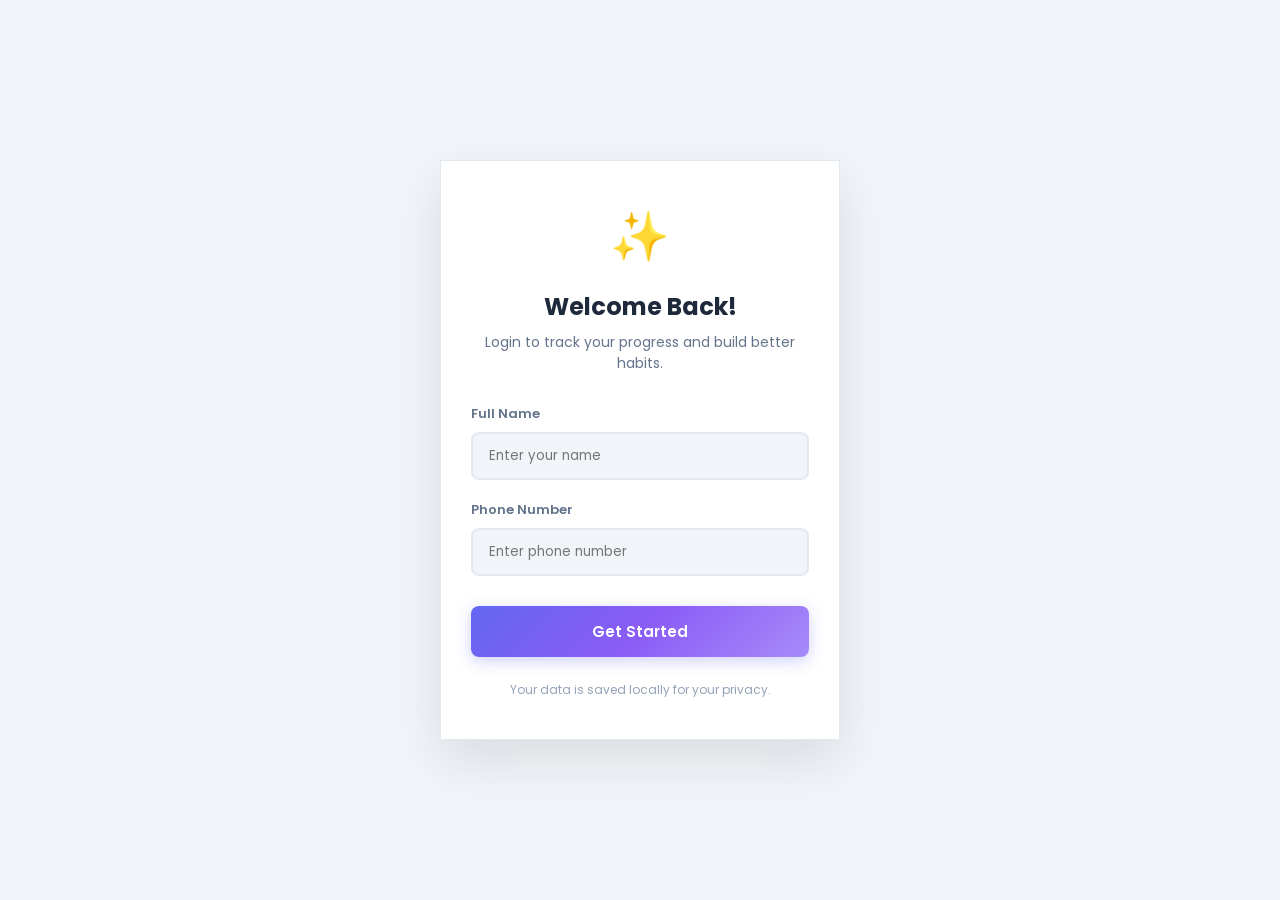
<file: index.html>
<!DOCTYPE html>
<html lang="en">
<head>
  <meta charset="UTF-8" />
  <meta name="viewport" content="width=device-width, initial-scale=1.0, user-scalable=no" />
  <meta name="description" content="Track your daily habits, build streaks, and visualize your progress with Habit Tracker." />
  <title>Habit Tracker — Home</title>
  <link rel="stylesheet" href="css/styles.css?v=2" />
</head>
<body>
  <div class="app-container" id="app">

    <!-- ===== Header ===== -->
    <header class="header" id="header">
      <p class="header-date" id="headerDate"></p>
      <h1 class="header-greeting" id="headerGreeting">Good Morning!</h1>
      <p class="header-subtitle">You're building something great!</p>

      <div class="progress-section">
        <div class="progress-label">
          <span>Today's Progress</span>
          <span id="progressText">0/0</span>
        </div>
        <div class="progress-bar-track">
          <div class="progress-bar-fill" id="progressBar" style="width: 0%"></div>
        </div>
      </div>
    </header>

    <!-- ===== Motivational Quote ===== -->
    <div class="quote-bar" id="quoteBar"></div>

    <!-- ===== Category Filter ===== -->
    <div class="category-filter" id="categoryFilter"></div>

    <!-- ===== Habit List ===== -->
    <h2 class="section-title">Today's Habits</h2>
    <div class="habit-list" id="habitList"></div>

    <!-- ===== FAB ===== -->
    <button class="fab" id="fabAdd" aria-label="Add Habit">+</button>

    <!-- ===== Add Habit Modal ===== -->
    <div class="modal-overlay" id="modalOverlay">
      <div class="modal">
        <div class="modal-handle"></div>
        <h2>Add New Habit</h2>

        <div class="modal-field">
          <label for="habitName">Habit Name</label>
          <input type="text" id="habitName" placeholder="e.g. Drink Water" maxlength="40" />
        </div>
        <div class="modal-field">
          <label for="habitDesc">Description</label>
          <input type="text" id="habitDesc" placeholder="e.g. 8 glasses daily" maxlength="60" />
        </div>

        <!-- Category Chips -->
        <div class="modal-field">
          <label>Category</label>
          <input type="hidden" id="habitCategory" value="Health" />
          <div class="chip-group" id="categoryChips"></div>
        </div>

        <!-- Icon Grid (always visible) -->
        <div class="modal-field">
          <label>Icon</label>
          <input type="hidden" id="habitIcon" />
          <div class="icon-grid" id="iconGrid"></div>
        </div>

        <!-- Target Days -->
        <div class="modal-field">
          <label>Target Days</label>
          <div class="day-selector">
            <button type="button" class="day-chip active" data-day="daily" id="dailyBtn">Daily</button>
          </div>
          <div class="day-selector" id="dayChips" style="margin-top:8px;"></div>
        </div>

        <div class="modal-actions">
          <button class="btn btn-secondary" id="btnCancel">Cancel</button>
          <button class="btn btn-primary" id="btnSave">Save Habit</button>
        </div>
      </div>
    </div>

    <!-- ===== Bottom Navigation ===== -->
    <nav class="bottom-nav">
      <a href="index.html" class="nav-item active" id="navHome">
        <span class="nav-icon">🏠</span> Home
      </a>
      <a href="analytics.html" class="nav-item" id="navAnalytics">
        <span class="nav-icon">📊</span> Analytics
      </a>
      <a href="calendar.html" class="nav-item" id="navCalendar">
        <span class="nav-icon">📅</span> Calendar
      </a>
      <a href="settings.html" class="nav-item" id="navSettings">
        <span class="nav-icon">⚙️</span> Settings
      </a>
    </nav>
  </div>

  <script src="js/storage.js?v=2"></script>
  <script src="js/auth.js?v=2"></script>
  <script src="js/app.js?v=2"></script>
</body>
</html>
</file>
<file: css/styles.css>
/* ============================================
   Habit Tracker — styles.css
   ============================================ */

/* ---------- Google Font ---------- */
@import url('https://fonts.googleapis.com/css2?family=Poppins:wght@300;400;500;600;700&display=swap');

/* ---------- CSS Variables ---------- */
:root {
  --primary: #6366F1;
  --primary-light: #818CF8;
  --accent: #8B5CF6;
  --gradient: linear-gradient(135deg, #6366F1 0%, #8B5CF6 50%, #A78BFA 100%);
  --gradient-header: linear-gradient(135deg, #6366F1 0%, #8B5CF6 100%);
  --bg: #F1F5F9;
  --card: #FFFFFF;
  --card-shadow: 0 4px 24px rgba(99, 102, 241, 0.08);
  --card-shadow-hover: 0 8px 32px rgba(99, 102, 241, 0.15);
  --text: #1E293B;
  --text-secondary: #64748B;
  --text-muted: #94A3B8;
  --border: #E2E8F0;
  --success: #22C55E;
  --success-light: #DCFCE7;
  --danger: #EF4444;
  --danger-light: #FEE2E2;
  --warning: #F59E0B;
  --nav-bg: #FFFFFF;
  --nav-border: #E2E8F0;
  --modal-overlay: rgba(15, 23, 42, 0.6);
  --radius: 16px;
  --radius-sm: 12px;
  --radius-xs: 8px;
  --transition: 0.3s cubic-bezier(0.4, 0, 0.2, 1);
  --font: 'Poppins', sans-serif;
}

/* ---------- Dark Mode ---------- */
:root.dark {
  --bg: #0F172A;
  --card: #1E293B;
  --card-shadow: 0 4px 24px rgba(0, 0, 0, 0.3);
  --card-shadow-hover: 0 8px 32px rgba(0, 0, 0, 0.4);
  --text: #F1F5F9;
  --text-secondary: #94A3B8;
  --text-muted: #64748B;
  --border: #334155;
  --nav-bg: #1E293B;
  --nav-border: #334155;
  --modal-overlay: rgba(0, 0, 0, 0.7);
  --success-light: #064E3B;
  --danger-light: #450A0A;
}

/* ---------- Reset ---------- */
*, *::before, *::after {
  margin: 0;
  padding: 0;
  box-sizing: border-box;
}

html {
  -webkit-tap-highlight-color: transparent;
}

body {
  font-family: var(--font);
  background: var(--bg);
  color: var(--text);
  min-height: 100vh;
  overflow-x: hidden;
  -webkit-font-smoothing: antialiased;
}

/* ---------- App Container ---------- */
.app-container {
  max-width: 420px;
  margin: 0 auto;
  min-height: 100vh;
  position: relative;
  padding-bottom: 80px;
}

/* ---------- Gradient Header ---------- */
.header {
  background: var(--gradient-header);
  padding: 28px 24px 32px;
  border-radius: 0 0 28px 28px;
  position: relative;
  overflow: hidden;
}

.header::before {
  content: '';
  position: absolute;
  top: -40%;
  right: -20%;
  width: 200px;
  height: 200px;
  background: rgba(255, 255, 255, 0.08);
  border-radius: 50%;
}

.header::after {
  content: '';
  position: absolute;
  bottom: -30%;
  left: -10%;
  width: 150px;
  height: 150px;
  background: rgba(255, 255, 255, 0.05);
  border-radius: 50%;
}

.header * {
  position: relative;
  z-index: 1;
}

.header-date {
  font-size: 13px;
  color: rgba(255, 255, 255, 0.75);
  font-weight: 400;
  margin-bottom: 4px;
  letter-spacing: 0.5px;
}

.header-greeting {
  font-size: 26px;
  font-weight: 700;
  color: #fff;
  line-height: 1.2;
}

.header-subtitle {
  font-size: 14px;
  color: rgba(255, 255, 255, 0.8);
  margin-top: 4px;
  font-weight: 300;
}

/* ---------- Progress Section ---------- */
.progress-section {
  background: rgba(255, 255, 255, 0.15);
  backdrop-filter: blur(10px);
  border-radius: var(--radius-sm);
  padding: 16px;
  margin-top: 20px;
}

.progress-label {
  display: flex;
  justify-content: space-between;
  align-items: center;
  color: #fff;
  font-size: 13px;
  font-weight: 500;
  margin-bottom: 10px;
}

.progress-bar-track {
  width: 100%;
  height: 10px;
  background: rgba(255, 255, 255, 0.2);
  border-radius: 99px;
  overflow: hidden;
}

.progress-bar-fill {
  height: 100%;
  background: linear-gradient(90deg, #34D399, #22C55E);
  border-radius: 99px;
  transition: width 0.6s cubic-bezier(0.4, 0, 0.2, 1);
  min-width: 0;
}

/* ---------- Section Title ---------- */
.section-title {
  font-size: 18px;
  font-weight: 600;
  padding: 20px 20px 12px;
  color: var(--text);
}

/* ---------- Habit Card ---------- */
.habit-list {
  padding: 0 16px;
  padding-bottom: 100px;
  display: flex;
  flex-direction: column;
  gap: 12px;
}

.habit-card {
  background: var(--card);
  border-radius: var(--radius);
  padding: 16px;
  display: flex;
  align-items: center;
  gap: 14px;
  box-shadow: var(--card-shadow);
  transition: transform var(--transition), box-shadow var(--transition), opacity var(--transition);
  position: relative;
  overflow: hidden;
  cursor: pointer;
}

.habit-card:hover {
  transform: translateY(-2px);
  box-shadow: var(--card-shadow-hover);
}

.habit-card.completed {
  opacity: 0.75;
}

.habit-card.completed .habit-name {
  text-decoration: line-through;
  color: var(--text-muted);
}

.habit-card.deleting {
  animation: slideOut 0.4s ease forwards;
}

@keyframes slideOut {
  to {
    transform: translateX(100%);
    opacity: 0;
    max-height: 0;
    padding: 0;
    margin: 0;
  }
}

@keyframes slideIn {
  from {
    transform: translateX(-30px);
    opacity: 0;
  }
  to {
    transform: translateX(0);
    opacity: 1;
  }
}

.habit-card {
  animation: slideIn 0.4s ease;
}

/* Checkbox */
.habit-check {
  width: 28px;
  height: 28px;
  border-radius: 50%;
  border: 2.5px solid var(--border);
  flex-shrink: 0;
  display: flex;
  align-items: center;
  justify-content: center;
  transition: all var(--transition);
  cursor: pointer;
}

.habit-check.checked {
  background: var(--gradient);
  border-color: transparent;
  animation: popIn 0.3s ease;
}

.habit-check.checked::after {
  content: '✓';
  color: #fff;
  font-size: 14px;
  font-weight: 700;
}

@keyframes popIn {
  0% { transform: scale(0.5); }
  50% { transform: scale(1.2); }
  100% { transform: scale(1); }
}

/* Icon */
.habit-icon {
  font-size: 28px;
  width: 44px;
  height: 44px;
  display: flex;
  align-items: center;
  justify-content: center;
  background: var(--bg);
  border-radius: var(--radius-sm);
  flex-shrink: 0;
}

.dark .habit-icon {
  background: rgba(99, 102, 241, 0.1);
}

/* Info */
.habit-info {
  flex: 1;
  min-width: 0;
}

.habit-name {
  font-size: 15px;
  font-weight: 600;
  color: var(--text);
  transition: color var(--transition);
}

.habit-desc {
  font-size: 12px;
  color: var(--text-secondary);
  margin-top: 2px;
}

/* Meta row */
.habit-meta {
  display: flex;
  align-items: center;
  gap: 8px;
  margin-top: 6px;
}

.habit-category {
  font-size: 10px;
  font-weight: 600;
  color: var(--primary);
  background: rgba(99, 102, 241, 0.1);
  padding: 2px 8px;
  border-radius: 99px;
  text-transform: uppercase;
  letter-spacing: 0.5px;
}

.habit-streak {
  font-size: 11px;
  color: var(--warning);
  font-weight: 600;
  display: flex;
  align-items: center;
  gap: 2px;
}

/* Delete */
.habit-delete {
  background: none;
  border: none;
  font-size: 18px;
  cursor: pointer;
  padding: 6px;
  border-radius: 8px;
  transition: background var(--transition);
  color: var(--text-muted);
  flex-shrink: 0;
}

.habit-delete:hover {
  background: var(--danger-light);
  color: var(--danger);
}

/* ---------- Floating Add Button ---------- */
.fab {
  position: fixed;
  bottom: 80px;
  right: calc(50% - 200px);
  width: 56px;
  height: 56px;
  background: var(--gradient);
  color: #fff;
  border: none;
  border-radius: 50%;
  font-size: 28px;
  display: flex;
  align-items: center;
  justify-content: center;
  cursor: pointer;
  box-shadow: 0 6px 24px rgba(99, 102, 241, 0.4);
  transition: transform var(--transition), box-shadow var(--transition);
  z-index: 95;
}

.fab:hover {
  transform: scale(1.1);
  box-shadow: 0 8px 32px rgba(99, 102, 241, 0.5);
}

.fab:active {
  transform: scale(0.95);
}

@media (max-width: 440px) {
  .fab {
    right: 16px;
    bottom: 76px;
  }
}

/* ---------- Modal ---------- */
.modal-overlay {
  position: fixed;
  inset: 0;
  background: var(--modal-overlay);
  z-index: 200;
  display: flex;
  align-items: flex-end;
  justify-content: center;
  opacity: 0;
  pointer-events: none;
  transition: opacity 0.3s ease;
}

.modal-overlay.active {
  opacity: 1;
  pointer-events: auto;
}

.modal {
  background: var(--card);
  width: 100%;
  max-width: 420px;
  border-radius: 24px 24px 0 0;
  padding: 24px;
  transform: translateY(100%);
  transition: transform 0.4s cubic-bezier(0.4, 0, 0.2, 1);
  max-height: 90vh;
  overflow-y: auto;
}

.modal-overlay.active .modal {
  transform: translateY(0);
}

.modal-handle {
  width: 40px;
  height: 4px;
  background: var(--border);
  border-radius: 99px;
  margin: 0 auto 20px;
}

.modal h2 {
  font-size: 20px;
  font-weight: 700;
  margin-bottom: 20px;
  color: var(--text);
}

.modal-field {
  margin-bottom: 16px;
}

.modal-field label {
  font-size: 13px;
  font-weight: 600;
  color: var(--text-secondary);
  margin-bottom: 6px;
  display: block;
}

.modal-field input,
.modal-field select,
.modal-field textarea {
  width: 100%;
  padding: 12px 16px;
  border: 2px solid var(--border);
  border-radius: var(--radius-xs);
  font-family: var(--font);
  font-size: 14px;
  background: var(--bg);
  color: var(--text);
  outline: none;
  transition: border-color var(--transition);
}

.modal-field input:focus,
.modal-field select:focus,
.modal-field textarea:focus {
  border-color: var(--primary);
}

.modal-actions {
  display: flex;
  gap: 12px;
  margin-top: 20px;
}

.btn {
  flex: 1;
  padding: 14px;
  border: none;
  border-radius: var(--radius-xs);
  font-family: var(--font);
  font-size: 15px;
  font-weight: 600;
  cursor: pointer;
  transition: all var(--transition);
}

.btn-primary {
  background: var(--gradient);
  color: #fff;
  box-shadow: 0 4px 16px rgba(99, 102, 241, 0.3);
}

.btn-primary:hover {
  box-shadow: 0 6px 24px rgba(99, 102, 241, 0.45);
  transform: translateY(-1px);
}

.btn-secondary {
  background: var(--bg);
  color: var(--text-secondary);
}

.btn-secondary:hover {
  background: var(--border);
}

.btn-danger {
  background: var(--danger);
  color: #fff;
}

.btn-danger:hover {
  background: #DC2626;
}

/* ---------- Bottom Navigation ---------- */
.bottom-nav {
  position: fixed;
  bottom: 0;
  left: 50%;
  transform: translateX(-50%);
  width: 100%;
  max-width: 420px;
  background: var(--nav-bg);
  border-top: 1px solid var(--nav-border);
  display: flex;
  justify-content: space-around;
  padding: 8px 0 calc(8px + env(safe-area-inset-bottom));
  z-index: 100;
  box-shadow: 0 -2px 20px rgba(0, 0, 0, 0.05);
}

.nav-item {
  display: flex;
  flex-direction: column;
  align-items: center;
  gap: 4px;
  text-decoration: none;
  color: var(--text-muted);
  font-size: 10px;
  font-weight: 500;
  padding: 4px 12px;
  border-radius: var(--radius-xs);
  transition: color var(--transition);
  position: relative;
}

.nav-item .nav-icon {
  font-size: 22px;
  transition: transform var(--transition);
}

.nav-item.active {
  color: var(--primary);
}

.nav-item.active .nav-icon {
  transform: scale(1.15);
}

.nav-item.active::after {
  content: '';
  position: absolute;
  top: -8px;
  width: 24px;
  height: 3px;
  background: var(--gradient);
  border-radius: 0 0 4px 4px;
}

/* ---------- Analytics Page ---------- */
.stats-grid {
  display: grid;
  grid-template-columns: 1fr 1fr;
  gap: 12px;
  padding: 0 16px;
  margin-bottom: 20px;
}

.stat-card {
  background: var(--card);
  border-radius: var(--radius);
  padding: 18px;
  box-shadow: var(--card-shadow);
  text-align: center;
  transition: transform var(--transition);
}

.stat-card:hover {
  transform: translateY(-2px);
}

.stat-icon {
  font-size: 28px;
  margin-bottom: 8px;
}

.stat-value {
  font-size: 28px;
  font-weight: 700;
  color: var(--text);
  line-height: 1;
}

.stat-label {
  font-size: 12px;
  color: var(--text-secondary);
  margin-top: 4px;
  font-weight: 500;
}

/* Chart wrapper */
.chart-card {
  background: var(--card);
  border-radius: var(--radius);
  padding: 20px;
  margin: 0 16px 16px;
  box-shadow: var(--card-shadow);
}

.chart-card h3 {
  font-size: 16px;
  font-weight: 600;
  margin-bottom: 16px;
  color: var(--text);
}

.chart-card canvas {
  width: 100% !important;
  max-height: 220px;
}

/* ---------- Calendar Page ---------- */
.calendar-nav {
  display: flex;
  align-items: center;
  justify-content: space-between;
  padding: 16px 20px;
}

.calendar-nav button {
  background: var(--card);
  border: none;
  width: 40px;
  height: 40px;
  border-radius: 50%;
  font-size: 18px;
  cursor: pointer;
  box-shadow: var(--card-shadow);
  color: var(--text);
  display: flex;
  align-items: center;
  justify-content: center;
  transition: all var(--transition);
}

.calendar-nav button:hover {
  background: var(--primary);
  color: #fff;
}

.calendar-month-label {
  font-size: 18px;
  font-weight: 600;
  color: var(--text);
}

.calendar-grid {
  padding: 0 16px;
}

.calendar-weekdays {
  display: grid;
  grid-template-columns: repeat(7, 1fr);
  gap: 4px;
  margin-bottom: 8px;
}

.calendar-weekdays span {
  text-align: center;
  font-size: 12px;
  font-weight: 600;
  color: var(--text-muted);
  padding: 8px 0;
}

.calendar-days {
  display: grid;
  grid-template-columns: repeat(7, 1fr);
  gap: 4px;
}

.calendar-day {
  aspect-ratio: 1;
  display: flex;
  align-items: center;
  justify-content: center;
  border-radius: var(--radius-xs);
  font-size: 14px;
  font-weight: 500;
  cursor: pointer;
  transition: all var(--transition);
  position: relative;
  color: var(--text);
  background: transparent;
  border: none;
  font-family: var(--font);
}

.calendar-day:hover {
  background: var(--border);
}

.calendar-day.empty {
  cursor: default;
}

.calendar-day.today {
  border: 2px solid var(--primary);
  font-weight: 700;
}

.calendar-day.full {
  background: var(--success);
  color: #fff;
}

.calendar-day.partial {
  background: #BBF7D0;
  color: #166534;
}

.dark .calendar-day.partial {
  background: #064E3B;
  color: #6EE7B7;
}

.calendar-day.none {
  background: transparent;
}

/* Day Detail Panel */
.day-detail {
  background: var(--card);
  border-radius: var(--radius);
  padding: 20px;
  margin: 16px;
  box-shadow: var(--card-shadow);
  display: none;
}

.day-detail.active {
  display: block;
  animation: slideIn 0.3s ease;
}

.day-detail h3 {
  font-size: 16px;
  font-weight: 600;
  margin-bottom: 12px;
  color: var(--text);
}

.day-detail-list {
  list-style: none;
}

.day-detail-list li {
  padding: 10px 0;
  border-bottom: 1px solid var(--border);
  display: flex;
  align-items: center;
  gap: 10px;
  font-size: 14px;
  color: var(--text);
}

.day-detail-list li:last-child {
  border-bottom: none;
}

.day-detail-list .detail-icon {
  font-size: 20px;
}

/* ---------- Settings Page ---------- */
.settings-section {
  padding: 0 16px;
  display: flex;
  flex-direction: column;
  gap: 12px;
  margin-bottom: 20px;
}

.settings-card {
  background: var(--card);
  border-radius: var(--radius);
  padding: 18px 20px;
  box-shadow: var(--card-shadow);
  display: flex;
  align-items: center;
  justify-content: space-between;
  gap: 14px;
}

.settings-card-info {
  display: flex;
  align-items: center;
  gap: 14px;
  flex: 1;
}

.settings-icon {
  font-size: 24px;
  width: 44px;
  height: 44px;
  display: flex;
  align-items: center;
  justify-content: center;
  background: var(--bg);
  border-radius: var(--radius-sm);
  flex-shrink: 0;
}

.dark .settings-icon {
  background: rgba(99, 102, 241, 0.1);
}

.settings-label {
  font-size: 15px;
  font-weight: 600;
  color: var(--text);
}

.settings-desc {
  font-size: 12px;
  color: var(--text-secondary);
  margin-top: 2px;
}

/* Toggle Switch */
.toggle {
  width: 52px;
  height: 28px;
  background: var(--border);
  border-radius: 99px;
  position: relative;
  cursor: pointer;
  transition: background var(--transition);
  flex-shrink: 0;
}

.toggle.active {
  background: var(--primary);
}

.toggle::after {
  content: '';
  position: absolute;
  top: 3px;
  left: 3px;
  width: 22px;
  height: 22px;
  background: #fff;
  border-radius: 50%;
  transition: transform var(--transition);
  box-shadow: 0 2px 6px rgba(0, 0, 0, 0.15);
}

.toggle.active::after {
  transform: translateX(24px);
}

/* Reset Button */
.btn-reset {
  width: 100%;
  padding: 16px;
  background: var(--danger-light);
  color: var(--danger);
  border: none;
  border-radius: var(--radius);
  font-family: var(--font);
  font-size: 15px;
  font-weight: 600;
  cursor: pointer;
  transition: all var(--transition);
}

.btn-reset:hover {
  background: var(--danger);
  color: #fff;
}

/* App info */
.app-info {
  text-align: center;
  padding: 30px 16px;
  color: var(--text-muted);
}

.app-info h3 {
  font-size: 18px;
  font-weight: 700;
  color: var(--text);
  margin-bottom: 4px;
}

.app-info p {
  font-size: 13px;
  line-height: 1.6;
}

/* ---------- Empty State ---------- */
.empty-state {
  text-align: center;
  padding: 40px 20px;
  color: var(--text-muted);
}

.empty-state .empty-icon {
  font-size: 48px;
  margin-bottom: 12px;
}

.empty-state p {
  font-size: 14px;
}

/* ---------- Motivational Quote ---------- */
.quote-bar {
  background: var(--card);
  border-radius: var(--radius-sm);
  margin: 16px 16px 12px;
  padding: 14px 20px;
  font-size: 13px;
  color: var(--text-secondary);
  font-style: italic;
  text-align: center;
  box-shadow: var(--card-shadow);
  border: 1px solid var(--border);
  border-top: 3px solid var(--primary);
}

/* ---------- Category Filter ---------- */
.category-filter {
  display: flex;
  gap: 8px;
  padding: 4px 16px 8px;
  overflow-x: auto;
  scrollbar-width: none;
}

/* ---------- Chip Group (Category Selector) ---------- */
.chip-group {
  display: flex;
  flex-wrap: wrap;
  gap: 8px;
}

.chip {
  padding: 8px 16px;
  border-radius: 99px;
  font-size: 13px;
  font-weight: 600;
  border: 2px solid var(--border);
  background: var(--card);
  color: var(--text-secondary);
  cursor: pointer;
  white-space: nowrap;
  transition: all var(--transition);
  font-family: var(--font);
  display: flex;
  align-items: center;
  gap: 6px;
}

.chip:hover {
  border-color: var(--primary);
  color: var(--primary);
}

.chip.active {
  background: var(--gradient);
  color: #fff;
  border-color: transparent;
  box-shadow: 0 3px 12px rgba(99, 102, 241, 0.3);
}

/* ---------- Icon Grid (Always Visible) ---------- */
.icon-grid {
  display: flex;
  flex-wrap: wrap;
  gap: 10px;
}

.icon-circle {
  width: 48px;
  height: 48px;
  border-radius: 50%;
  background: var(--bg);
  border: 2.5px solid transparent;
  display: flex;
  align-items: center;
  justify-content: center;
  font-size: 24px;
  cursor: pointer;
  transition: all 0.2s ease;
  padding: 0;
  flex-shrink: 0;
}

.icon-circle:hover {
  transform: scale(1.12);
  border-color: var(--primary-light);
  box-shadow: 0 3px 12px rgba(99, 102, 241, 0.2);
}

.icon-circle.active {
  background: var(--gradient);
  border-color: transparent;
  box-shadow: 0 4px 16px rgba(99, 102, 241, 0.35);
  transform: scale(1.08);
}

/* ---------- Day Selector ---------- */
.day-selector {
  display: flex;
  flex-wrap: wrap;
  gap: 8px;
}

.day-chip {
  padding: 8px 14px;
  border-radius: 99px;
  font-size: 13px;
  font-weight: 600;
  border: 2px solid var(--border);
  background: var(--card);
  color: var(--text-secondary);
  cursor: pointer;
  transition: all var(--transition);
  font-family: var(--font);
}

.day-chip:hover {
  border-color: var(--primary);
  color: var(--primary);
}

.day-chip.active {
  background: var(--gradient);
  color: #fff;
  border-color: transparent;
  box-shadow: 0 3px 12px rgba(99, 102, 241, 0.3);
}

.category-filter::-webkit-scrollbar {
  display: none;
}

/* ---------- Login Page ---------- */
.login-page {
  background: var(--bg);
  height: 100vh;
  display: flex;
  align-items: center;
  justify-content: center;
  overflow: hidden;
  padding: 20px;
}

.login-container {
  width: 100%;
  max-width: 400px;
  perspective: 1000px;
}

.login-card {
  background: var(--card);
  padding: 40px 30px;
  border-radius: var(--radius-lg);
  box-shadow: 0 20px 50px rgba(0, 0, 0, 0.1);
  border: 1px solid var(--border);
  text-align: center;
}

.login-header {
  margin-bottom: 30px;
}

.login-logo {
  font-size: 48px;
  margin-bottom: 16px;
  display: inline-block;
}

.login-card h1 {
  font-size: 24px;
  color: var(--text);
  margin-bottom: 8px;
}

.login-card p {
  color: var(--text-secondary);
  font-size: 14px;
}

.login-form {
  text-align: left;
}

.form-group {
  margin-bottom: 20px;
}

.form-group label {
  display: block;
  font-size: 13px;
  font-weight: 600;
  color: var(--text-secondary);
  margin-bottom: 8px;
}

.form-group input {
  width: 100%;
  padding: 12px 16px;
  border: 2px solid var(--border);
  border-radius: var(--radius-xs);
  background: var(--bg);
  color: var(--text);
  font-family: inherit;
  transition: border-color 0.3s ease;
}

.form-group input:focus {
  border-color: var(--primary);
  outline: none;
}

.btn-block {
  width: 100%;
  margin-top: 10px;
  padding: 14px;
}

.login-footer {
  margin-top: 24px;
  font-size: 12px !important;
  color: var(--text-muted) !important;
}

@media (max-width: 440px) {
  .login-card {
    padding: 30px 20px;
  }
}

.filter-chip {
  padding: 6px 14px;
  border-radius: 99px;
  font-size: 12px;
  font-weight: 600;
  border: 2px solid var(--border);
  background: var(--card);
  color: var(--text-secondary);
  cursor: pointer;
  white-space: nowrap;
  transition: all var(--transition);
  font-family: var(--font);
}

.filter-chip.active {
  background: var(--gradient);
  color: #fff;
  border-color: transparent;
}

.filter-chip:hover:not(.active) {
  border-color: var(--primary);
  color: var(--primary);
}

/* ---------- Confetti & Celebration ---------- */
@keyframes confettiFall {
  0% { transform: translateY(-10px) rotate(0deg); opacity: 1; }
  100% { transform: translateY(60px) rotate(360deg); opacity: 0; }
}

.confetti-container {
  position: fixed;
  top: 0;
  left: 0;
  width: 100%;
  height: 100%;
  pointer-events: none;
  z-index: 9999;
}

.confetti-piece {
  position: absolute;
  width: 10px;
  height: 10px;
  border-radius: 2px;
  animation: confettiFall 1.2s ease-out forwards;
}

/* ---------- Scrollbar ---------- */
::-webkit-scrollbar {
  width: 4px;
}

::-webkit-scrollbar-track {
  background: transparent;
}

::-webkit-scrollbar-thumb {
  background: var(--border);
  border-radius: 99px;
}

/* ---------- Utilities ---------- */
.fade-in {
  animation: fadeIn 0.5s ease;
}

@keyframes fadeIn {
  from { opacity: 0; transform: translateY(10px); }
  to { opacity: 1; transform: translateY(0); }
}
</file>
